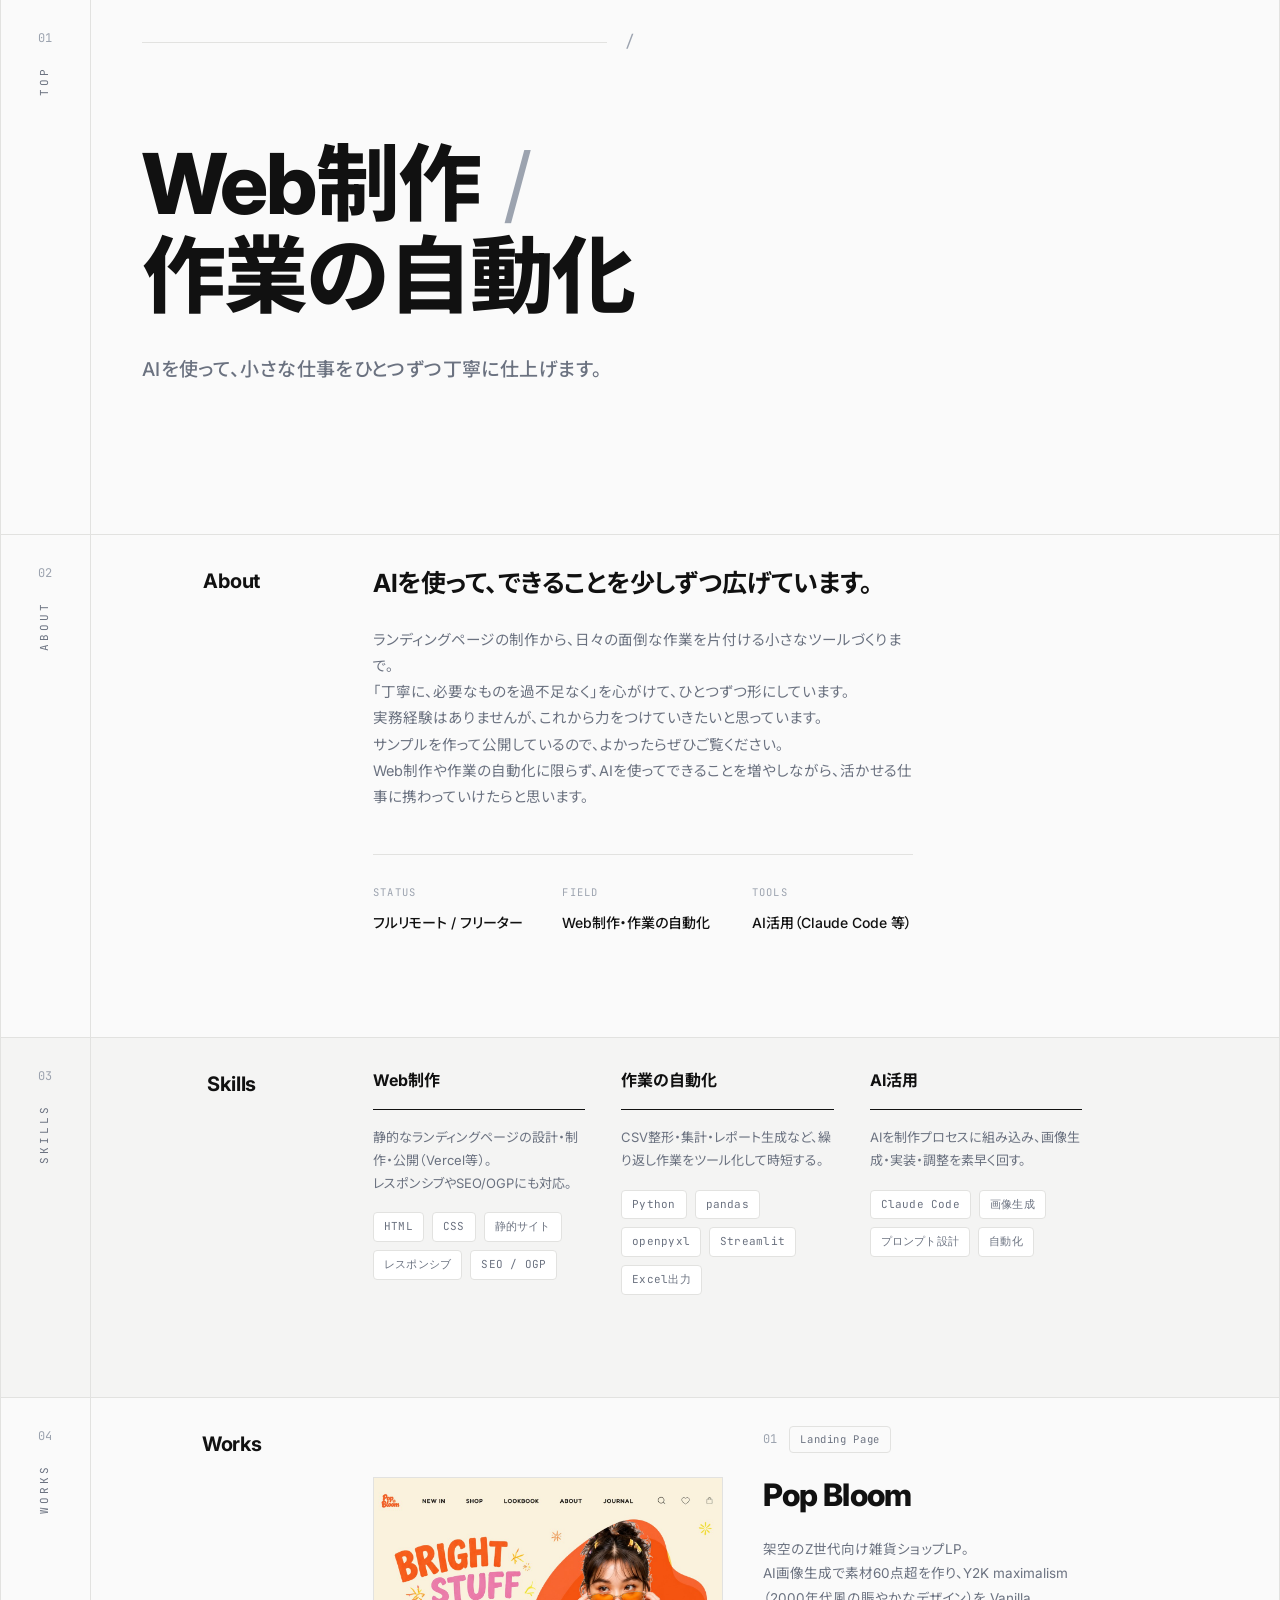
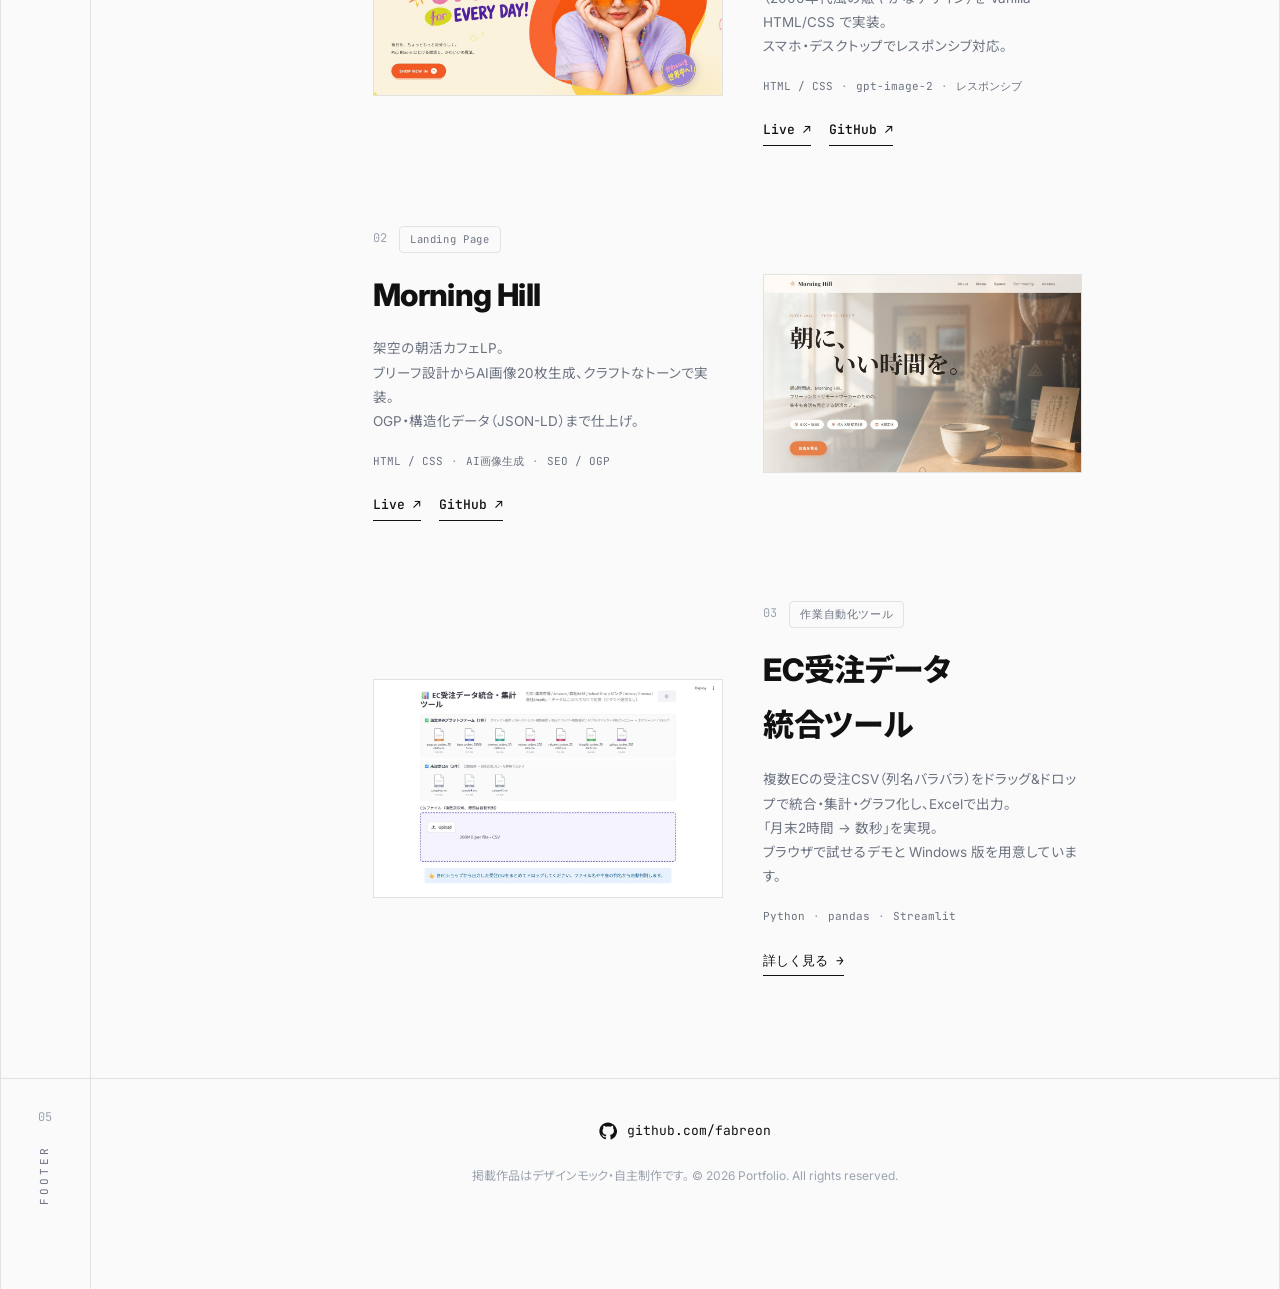
<file: index.html>
<!DOCTYPE html>
<html lang="ja">
<head>
  <meta charset="UTF-8" />
  <meta name="viewport" content="width=device-width, initial-scale=1.0" />
  <title>Web制作 / 作業の自動化 — Portfolio</title>
  <meta name="description" content="AIを使って、小さな仕事を丁寧に。Web制作（ランディングページ）と、作業を自動化するツールの制作実績をまとめたポートフォリオ。" />
  <meta name="theme-color" content="#FAFAFA" />

  <!-- Favicon -->
  <link rel="icon" type="image/svg+xml" href="favicon.svg" />

  <!-- Open Graph -->
  <meta property="og:type" content="website" />
  <meta property="og:title" content="Web制作 / 作業の自動化 — Portfolio" />
  <meta property="og:description" content="AIを使って、小さな仕事を丁寧に。Web制作と作業の自動化の制作実績。" />
  <meta property="og:image" content="images/ogp.png" />
  <meta property="og:image:width" content="1200" />
  <meta property="og:image:height" content="630" />
  <meta property="og:locale" content="ja_JP" />

  <!-- Twitter Card -->
  <meta name="twitter:card" content="summary_large_image" />
  <meta name="twitter:title" content="Web制作 / 作業の自動化 — Portfolio" />
  <meta name="twitter:description" content="AIを使って、小さな仕事を丁寧に。Web制作と作業の自動化の制作実績。" />
  <meta name="twitter:image" content="images/ogp.png" />

  <link rel="preconnect" href="https://fonts.googleapis.com">
  <link rel="preconnect" href="https://fonts.gstatic.com" crossorigin>
  <link href="https://fonts.googleapis.com/css2?family=Inter:wght@400;500;600;700;800&family=JetBrains+Mono:wght@400;500;700&family=Noto+Sans+JP:wght@400;500;700&display=swap" rel="stylesheet">

  <link rel="stylesheet" href="style.css" />
</head>
<body>

  <div class="frame">

    <!-- ============ 01 / HERO ============ -->
    <header class="block" id="top">
      <div class="block__rail">
        <span class="rail__num">01</span>
        <span class="rail__name">TOP</span>
      </div>
      <div class="block__main">
        <div class="topline">
          <span class="topline__rule"></span>
          <span class="topline__slash">/</span>
        </div>
        <div class="hero">
          <h1 class="hero__title">
            <span class="hero__l1">Web制作 <span class="hero__slash">/</span></span>
            <span class="hero__l2">作業の自動化</span>
          </h1>
          <p class="hero__sub">AIを使って、小さな仕事をひとつずつ丁寧に仕上げます。</p>
        </div>
      </div>
    </header>

    <!-- ============ 02 / ABOUT ============ -->
    <section class="block" id="about">
      <div class="block__rail">
        <span class="rail__num">02</span>
        <span class="rail__name">ABOUT</span>
      </div>
      <div class="block__main">
        <h2 class="block__heading">About</h2>
        <div class="block__content">
          <!-- About本文: ユーザーの方向性（AIで色々やってみたい / Web・自動化はとっかかり / 携わりたい意欲）を反映した第1稿。要推敲。 -->
          <p class="about__lead">AIを使って、できることを<br class="br-mobile" />少しずつ広げています。</p>
          <p class="about__text">
            ランディングページの制作から、日々の面倒な作業を片付ける小さなツールづくりまで。<br>
            「丁寧に、必要なものを過不足なく」を心がけて、ひとつずつ形にしています。<br>
            実務経験はありませんが、これから力をつけていきたいと思っています。<br>
            サンプルを作って公開しているので、よかったらぜひご覧ください。<br>
            Web制作や作業の自動化に限らず、AIを使ってできることを増やしながら、活かせる仕事に携わっていけたらと思います。
          </p>
          <dl class="about__meta">
            <div><dt>STATUS</dt><dd>フルリモート / フリーター</dd></div>
            <div><dt>FIELD</dt><dd>Web制作・作業の自動化</dd></div>
            <div><dt>TOOLS</dt><dd>AI活用（Claude Code 等）</dd></div>
          </dl>
        </div>
      </div>
    </section>

    <!-- ============ 03 / SKILLS ============ -->
    <section class="block block--alt" id="skills">
      <div class="block__rail">
        <span class="rail__num">03</span>
        <span class="rail__name">SKILLS</span>
      </div>
      <div class="block__main">
        <h2 class="block__heading">Skills</h2>
        <div class="block__content">
        <div class="skills">
          <div class="skill">
            <h3 class="skill__title">Web制作</h3>
            <p class="skill__desc">静的なランディングページの設計・制作・公開（Vercel等）。<br>レスポンシブやSEO/OGPにも対応。</p>
            <ul class="tags">
              <li>HTML</li><li>CSS</li><li>静的サイト</li><li>レスポンシブ</li><li>SEO / OGP</li>
            </ul>
          </div>
          <div class="skill">
            <h3 class="skill__title">作業の自動化</h3>
            <p class="skill__desc">CSV整形・集計・レポート生成など、繰り返し作業をツール化して時短する。</p>
            <ul class="tags">
              <li>Python</li><li>pandas</li><li>openpyxl</li><li>Streamlit</li><li>Excel出力</li>
            </ul>
          </div>
          <div class="skill">
            <h3 class="skill__title">AI活用</h3>
            <p class="skill__desc">AIを制作プロセスに組み込み、画像生成・実装・調整を素早く回す。</p>
            <ul class="tags">
              <li>Claude Code</li><li>画像生成</li><li>プロンプト設計</li><li>自動化</li>
            </ul>
          </div>
        </div>
        </div>
      </div>
    </section>

    <!-- ============ 04 / WORKS ============ -->
    <section class="block" id="works">
      <div class="block__rail">
        <span class="rail__num">04</span>
        <span class="rail__name">WORKS</span>
      </div>
      <div class="block__main">
        <h2 class="block__heading">Works</h2>
        <div class="block__content">
        <ul class="works">

          <!-- Work 1: Pop Bloom -->
          <li class="work">
            <a class="work__thumb" href="https://pop-bloom-2.vercel.app" target="_blank" rel="noopener noreferrer">
              <img src="images/work-pop-bloom.jpg" alt="Pop Bloom LP のヒーローセクション" loading="lazy" />
            </a>
            <div class="work__info">
              <div class="work__meta">
                <span class="work__num">01</span>
                <span class="work__cat">Landing Page</span>
              </div>
              <h3 class="work__title">Pop Bloom</h3>
              <p class="work__desc">
                架空のZ世代向け雑貨ショップLP。<br>
                AI画像生成で素材60点超を作り、Y2K maximalism（2000年代風の賑やかなデザイン）を Vanilla HTML/CSS で実装。<br>
                スマホ・デスクトップでレスポンシブ対応。
              </p>
              <ul class="work__tags">
                <li>HTML / CSS</li><li>gpt-image-2</li><li>レスポンシブ</li>
              </ul>
              <div class="work__links">
                <a href="https://pop-bloom-2.vercel.app" target="_blank" rel="noopener noreferrer">Live ↗</a>
                <a href="https://github.com/fabreon/pop-bloom-lp" target="_blank" rel="noopener noreferrer">GitHub ↗</a>
              </div>
            </div>
          </li>

          <!-- Work 2: Morning Hill -->
          <li class="work">
            <a class="work__thumb" href="https://morning-hill-lp.vercel.app" target="_blank" rel="noopener noreferrer">
              <img src="images/work-morning-hill.jpg" alt="Morning Hill LP のヒーローセクション" loading="lazy" />
            </a>
            <div class="work__info">
              <div class="work__meta">
                <span class="work__num">02</span>
                <span class="work__cat">Landing Page</span>
              </div>
              <h3 class="work__title">Morning Hill</h3>
              <p class="work__desc">
                架空の朝活カフェLP。<br>
                ブリーフ設計からAI画像20枚生成、クラフトなトーンで実装。<br>
                OGP・構造化データ（JSON-LD）まで仕上げ。
              </p>
              <ul class="work__tags">
                <li>HTML / CSS</li><li>AI画像生成</li><li>SEO / OGP</li>
              </ul>
              <div class="work__links">
                <a href="https://morning-hill-lp.vercel.app" target="_blank" rel="noopener noreferrer">Live ↗</a>
                <a href="https://github.com/fabreon/morning-hill-lp" target="_blank" rel="noopener noreferrer">GitHub ↗</a>
              </div>
            </div>
          </li>

          <!-- Work 3: EC受注データ統合ツール（詳細ページあり） -->
          <li class="work">
            <a class="work__thumb" href="works/excel.html">
              <img src="images/work-excel.jpg" alt="EC受注データ統合ツールの操作画面" loading="lazy" />
            </a>
            <div class="work__info">
              <div class="work__meta">
                <span class="work__num">03</span>
                <span class="work__cat">作業自動化ツール</span>
              </div>
              <h3 class="work__title">EC受注データ<wbr>統合ツール</h3>
              <p class="work__desc">
                複数ECの受注CSV（列名バラバラ）をドラッグ&ドロップで統合・集計・グラフ化し、Excelで出力。<br>
                「月末2時間 → 数秒」を実現。<br>
                ブラウザで試せるデモと Windows 版を用意しています。
              </p>
              <ul class="work__tags">
                <li>Python</li><li>pandas</li><li>Streamlit</li>
              </ul>
              <div class="work__links">
                <a href="works/excel.html">詳しく見る →</a>
              </div>
            </div>
          </li>

        </ul>
        </div>
      </div>
    </section>

    <!-- ============ 05 / FOOTER ============ -->
    <footer class="block block--footer" id="footer">
      <div class="block__rail">
        <span class="rail__num">05</span>
        <span class="rail__name">FOOTER</span>
      </div>
      <div class="block__main">
        <a class="footer__github" href="https://github.com/fabreon" target="_blank" rel="noopener noreferrer">
          <svg width="18" height="18" viewBox="0 0 24 24" fill="currentColor" aria-hidden="true">
            <path d="M12 .5C5.7.5.5 5.7.5 12c0 5.1 3.3 9.4 7.9 10.9.6.1.8-.3.8-.6v-2c-3.2.7-3.9-1.4-3.9-1.4-.5-1.3-1.3-1.7-1.3-1.7-1.1-.7.1-.7.1-.7 1.2.1 1.8 1.2 1.8 1.2 1 1.8 2.7 1.3 3.4 1 .1-.8.4-1.3.7-1.6-2.6-.3-5.3-1.3-5.3-5.8 0-1.3.5-2.3 1.2-3.1-.1-.3-.5-1.5.1-3.1 0 0 1-.3 3.3 1.2 1-.3 2-.4 3-.4s2 .1 3 .4c2.3-1.5 3.3-1.2 3.3-1.2.6 1.6.2 2.8.1 3.1.8.8 1.2 1.8 1.2 3.1 0 4.5-2.7 5.5-5.3 5.8.4.4.8 1.1.8 2.2v3.3c0 .3.2.7.8.6 4.6-1.5 7.9-5.8 7.9-10.9C23.5 5.7 18.3.5 12 .5z"/>
          </svg>
          <span>github.com/fabreon</span>
        </a>
        <p class="footer__note">
          掲載作品はデザインモック・自主制作です。<br class="br-mobile" />
          © 2026 Portfolio. All rights reserved.
        </p>
      </div>
    </footer>

  </div>

</body>
</html>
</file>
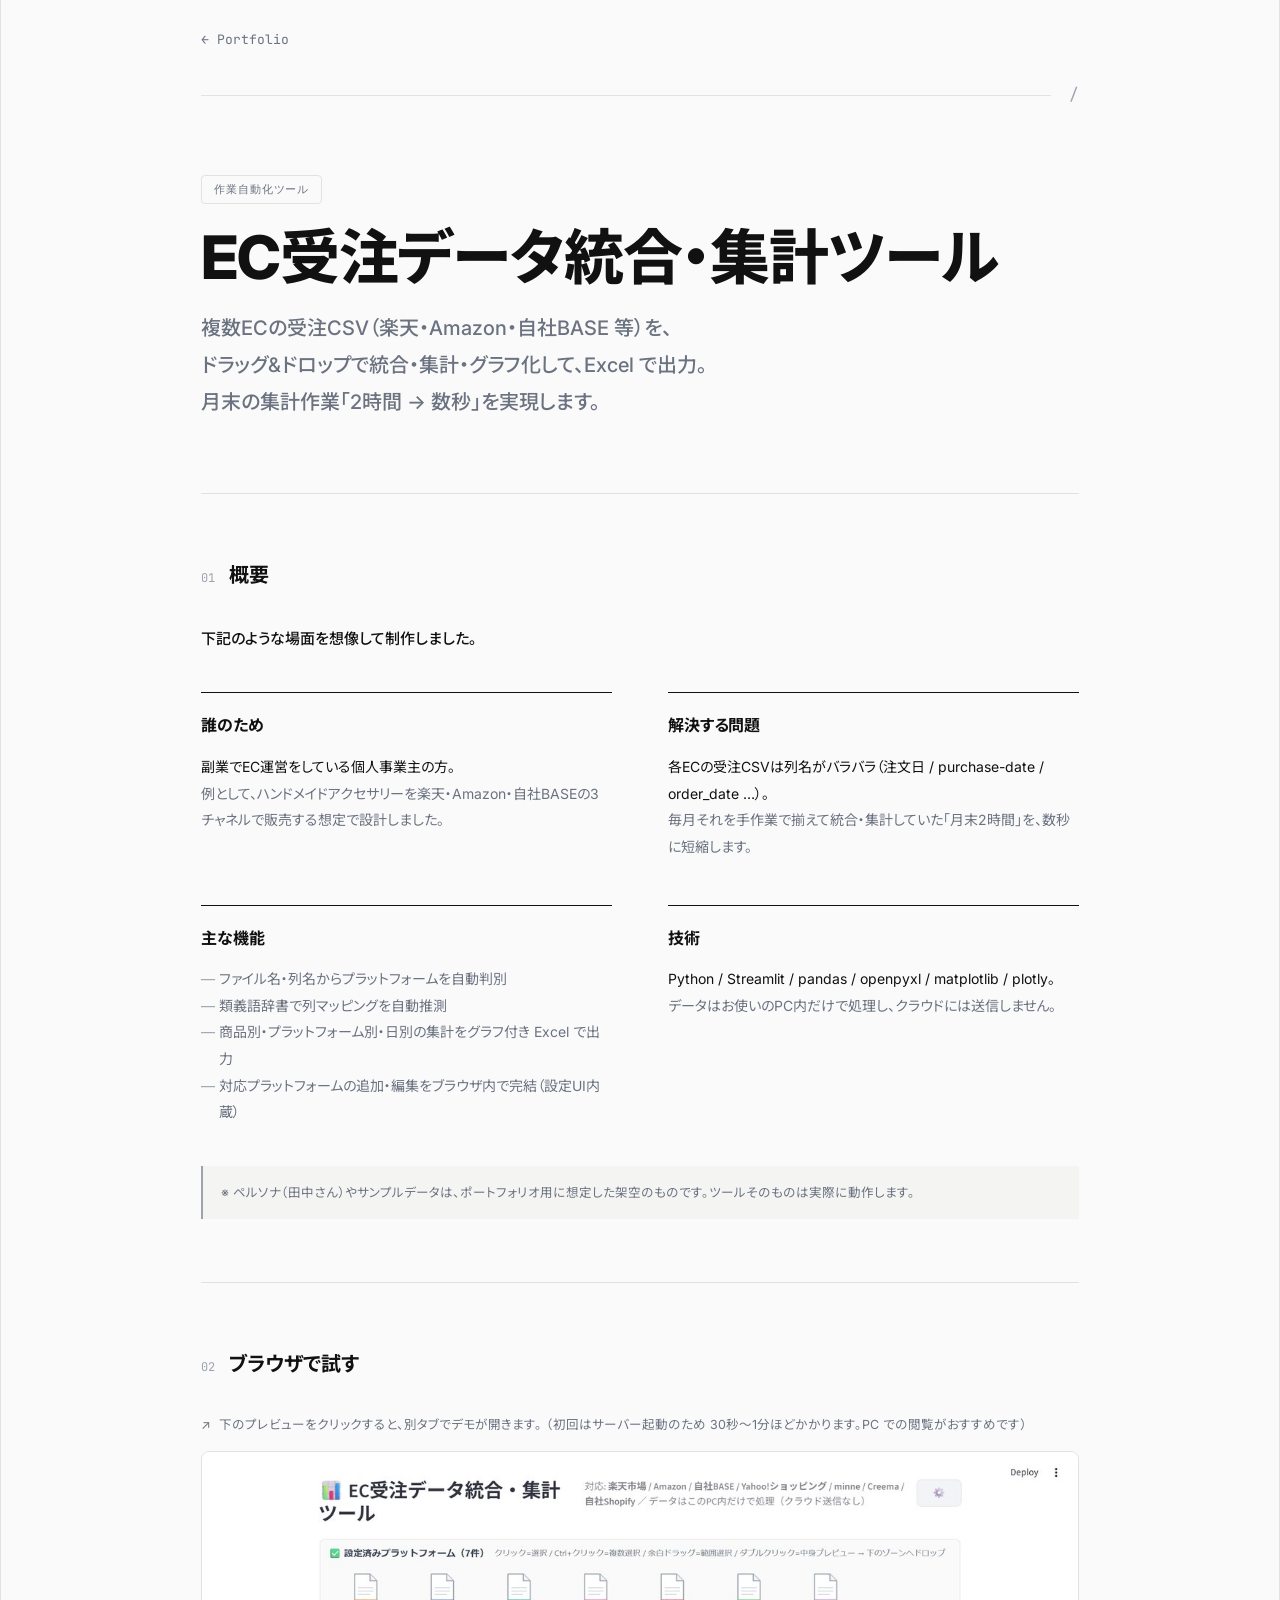
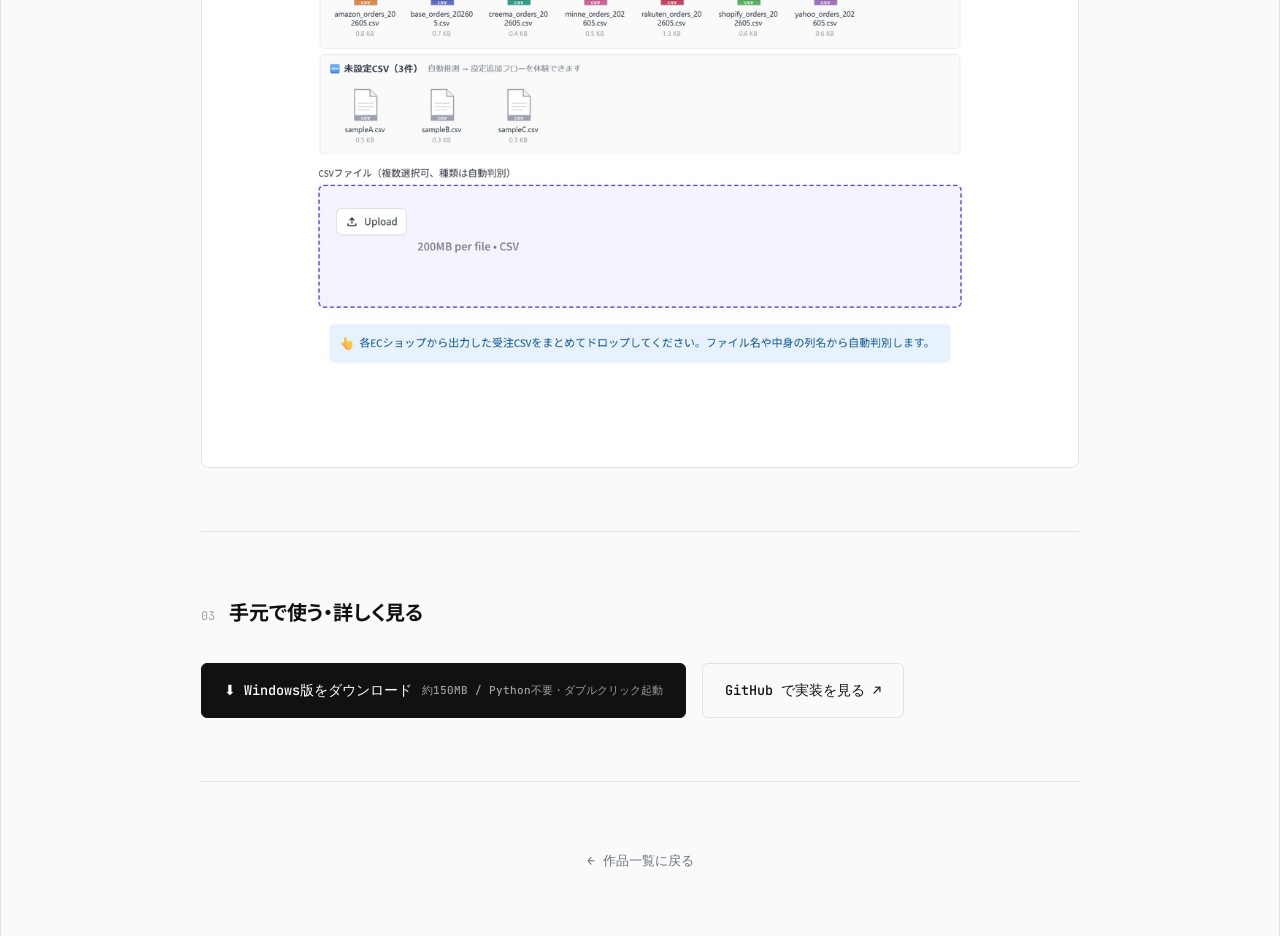
<file: works/excel.html>
<!DOCTYPE html>
<html lang="ja">
<head>
  <meta charset="UTF-8" />
  <meta name="viewport" content="width=device-width, initial-scale=1.0" />
  <title>EC受注データ統合・集計ツール — Works</title>
  <meta name="description" content="複数ECの受注CSV（楽天・Amazon・自社BASE等）をドラッグ&ドロップで統合・集計・グラフ化し、Excelで出力する、作業を自動化するツール。月末の集計2時間を数秒に。" />
  <meta name="theme-color" content="#FAFAFA" />

  <!-- Favicon -->
  <link rel="icon" type="image/svg+xml" href="../favicon.svg" />

  <!-- Open Graph -->
  <meta property="og:type" content="website" />
  <meta property="og:title" content="EC受注データ統合・集計ツール" />
  <meta property="og:description" content="複数ECの受注CSVをドラッグ&ドロップで統合・集計・グラフ化し、Excelで出力。月末2時間→数秒。" />
  <meta property="og:image" content="../images/work-excel.jpg" />
  <meta property="og:locale" content="ja_JP" />

  <!-- Twitter Card -->
  <meta name="twitter:card" content="summary_large_image" />
  <meta name="twitter:title" content="EC受注データ統合・集計ツール" />
  <meta name="twitter:description" content="複数ECの受注CSVをドラッグ&ドロップで統合・集計・グラフ化し、Excelで出力。月末2時間→数秒。" />
  <meta name="twitter:image" content="../images/work-excel.jpg" />

  <link rel="preconnect" href="https://fonts.googleapis.com">
  <link rel="preconnect" href="https://fonts.gstatic.com" crossorigin>
  <link href="https://fonts.googleapis.com/css2?family=Inter:wght@400;500;600;700;800&family=JetBrains+Mono:wght@400;500;700&family=Noto+Sans+JP:wght@400;500;700&display=swap" rel="stylesheet">

  <link rel="stylesheet" href="../style.css" />
  <style>
    /* ===== 作品詳細ページ専用 ===== */
    .detail { max-width: 980px; margin: 0 auto; padding: 0 var(--pad); }
    .detail__back {
      display: inline-flex; align-items: center; gap: 8px;
      font-family: var(--font-mono); font-size: 13px; color: var(--ink-sub);
      padding: 28px 0 0; transition: gap .25s ease, color .2s ease;
    }
    .detail__back:hover { gap: 14px; color: var(--ink); }

    .detail__topline { display: flex; align-items: center; gap: 18px; margin: 28px 0 clamp(40px,7vh,80px); }
    .detail__topline .rule { flex: 1; height: 1px; background: var(--border); }
    .detail__topline .slash { font-family: var(--font-mono); color: var(--ink-faint); font-size: 16px; }

    .detail__cat {
      font-family: var(--font-mono); font-size: 11px; letter-spacing: .08em;
      color: var(--ink-sub); border: 1px solid var(--border);
      padding: 4px 12px; border-radius: 4px; display: inline-block; margin-bottom: 20px;
    }
    .detail__title {
      font-size: clamp(34px, 6vw, 60px); font-weight: 800;
      letter-spacing: -0.02em; line-height: 1.12; margin-bottom: 18px;
      word-break: keep-all; overflow-wrap: anywhere;
    }
    .detail__lead {
      font-size: clamp(16px, 2.2vw, 20px); color: var(--ink-sub);
      font-weight: 500; line-height: 1.85; margin-bottom: clamp(48px,8vh,80px);
      word-break: keep-all; overflow-wrap: anywhere;  /* 語の途中で割らない */
    }

    .overview-lead {
      font-size: 15px; color: var(--ink); font-weight: 500;
      line-height: 1.85; margin-bottom: 40px;
    }

    .detail__section { padding: clamp(40px,7vh,72px) 0; border-top: 1px solid var(--border); }
    .detail__head { display: flex; align-items: baseline; gap: 14px; margin-bottom: 32px; }
    .detail__num { font-family: var(--font-mono); font-size: 12px; color: var(--ink-faint); }
    .detail__label { font-size: 20px; font-weight: 700; letter-spacing: -.01em; }

    /* intro grid */
    .intro { display: grid; grid-template-columns: 1fr 1fr; gap: 44px 56px; }
    .intro__item { border-top: 1px solid var(--ink); padding-top: 18px; }
    .intro__item dt {
      font-family: var(--font-sans); font-size: 16px; font-weight: 700;
      color: var(--ink); margin-bottom: 14px; letter-spacing: -0.01em;
    }
    .intro__item dd { font-size: 14px; color: var(--ink); line-height: 1.9; }
    .intro__item dd .muted { color: var(--ink-sub); }

    /* 注記 */
    .detail__note {
      margin-top: 40px; padding: 15px 18px;
      border-left: 2px solid var(--ink-faint); background: var(--bg-alt);
      font-size: 12.5px; color: var(--ink-sub); line-height: 1.85;
    }
    .feature-list { list-style: none; padding: 0; }
    .feature-list li { font-size: 14px; color: var(--ink-sub); line-height: 1.9; padding-left: 18px; position: relative; }
    .feature-list li::before { content: "—"; position: absolute; left: 0; color: var(--ink-faint); }

    /* demo */
    .demo-note {
      font-size: 12.5px; color: var(--ink-sub); margin-bottom: 16px;
      display: flex; align-items: center; gap: 8px; line-height: 1.7;
    }

    /* プレビュー（クリックでモーダル起動） */
    .demo-launch {
      display: block; width: 100%; padding: 0; border: 1px solid var(--border);
      border-radius: 8px; overflow: hidden; cursor: pointer; background: var(--white);
      position: relative; line-height: 0;
    }
    .demo-launch img { width: 100%; display: block; }
    .demo-launch__overlay {
      position: absolute; inset: 0; display: flex; align-items: center; justify-content: center;
      background: rgba(17,17,17,0); transition: background .25s ease;
    }
    .demo-launch:hover .demo-launch__overlay { background: rgba(17,17,17,.32); }
    .demo-launch__play {
      font-family: var(--font-mono); font-size: 14px; font-weight: 600; line-height: 1;
      color: #fff; background: rgba(17,17,17,.88); padding: 13px 24px; border-radius: 6px;
      opacity: 0; transform: scale(.96); transition: transform .25s ease, opacity .2s ease;
    }
    .demo-launch:hover .demo-launch__play { opacity: 1; transform: scale(1); }

    /* actions */
    .actions { display: flex; flex-wrap: wrap; gap: 16px; }
    .btn {
      display: inline-flex; align-items: center; gap: 10px;
      font-family: var(--font-mono); font-size: 13.5px; font-weight: 500;
      padding: 14px 22px; border-radius: 6px; transition: all .2s ease;
    }
    .btn--primary { background: var(--ink); color: var(--white); border: 1px solid var(--ink); }
    .btn--primary:hover { opacity: .85; }
    .btn--ghost { background: transparent; color: var(--ink); border: 1px solid var(--border); }
    .btn--ghost:hover { border-color: var(--ink); }
    .btn__sub { font-size: 11px; color: var(--ink-faint); }
    .btn--primary .btn__sub { color: rgba(255,255,255,.6); }

    .detail__footer {
      border-top: 1px solid var(--border); padding: clamp(40px,7vh,64px) 0;
      text-align: center;
    }
    .detail__footer a {
      font-family: var(--font-mono); font-size: 13px; color: var(--ink-sub);
      border-bottom: 1px solid transparent; padding-bottom: 3px; transition: border-color .2s;
    }
    .detail__footer a:hover { border-bottom-color: var(--ink); }

    @media (max-width: 720px) {
      .intro { grid-template-columns: 1fr; gap: 28px; }
      .demo-frame { height: 680px; }
    }
  </style>
</head>
<body>

  <div class="frame">
    <div class="detail">

      <a class="detail__back" href="../index.html#works"><span aria-hidden="true">←</span> Portfolio</a>

      <div class="detail__topline">
        <span class="rule"></span>
        <span class="slash">/</span>
      </div>

      <!-- ===== ヘッダー ===== -->
      <header>
        <span class="detail__cat">作業自動化ツール</span>
        <h1 class="detail__title">EC受注データ<wbr>統合・集計ツール</h1>
        <p class="detail__lead">
          複数ECの受注CSV（楽天・Amazon・自社BASE 等）を、<br>
          ドラッグ&ドロップで統合・集計・グラフ化して、Excel で出力。<br>
          月末の集計作業「2時間 → 数秒」を実現します。
        </p>
      </header>

      <!-- ===== 01 概要 ===== -->
      <section class="detail__section">
        <div class="detail__head">
          <span class="detail__num">01</span>
          <h2 class="detail__label">概要</h2>
        </div>
        <p class="overview-lead">下記のような場面を想像して制作しました。</p>
        <dl class="intro">
          <div class="intro__item">
            <dt>誰のため</dt>
            <dd>
              副業でEC運営をしている個人事業主の方。<br>
              <span class="muted">例として、ハンドメイドアクセサリーを楽天・Amazon・自社BASEの3チャネルで販売する想定で設計しました。</span>
            </dd>
          </div>
          <div class="intro__item">
            <dt>解決する問題</dt>
            <dd>
              各ECの受注CSVは列名がバラバラ（注文日 / purchase-date / order_date …）。<br>
              <span class="muted">毎月それを手作業で揃えて統合・集計していた「月末2時間」を、数秒に短縮します。</span>
            </dd>
          </div>
          <div class="intro__item">
            <dt>主な機能</dt>
            <dd>
              <ul class="feature-list">
                <li>ファイル名・列名からプラットフォームを自動判別</li>
                <li>類義語辞書で列マッピングを自動推測</li>
                <li>商品別・プラットフォーム別・日別の集計をグラフ付き Excel で出力</li>
                <li>対応プラットフォームの追加・編集をブラウザ内で完結（設定UI内蔵）</li>
              </ul>
            </dd>
          </div>
          <div class="intro__item">
            <dt>技術</dt>
            <dd>
              Python / Streamlit / pandas / openpyxl / matplotlib / plotly。<br>
              <span class="muted">データはお使いのPC内だけで処理し、クラウドには送信しません。</span>
            </dd>
          </div>
        </dl>
        <p class="detail__note">
          ※ ペルソナ（田中さん）やサンプルデータは、ポートフォリオ用に想定した架空のものです。ツールそのものは実際に動作します。
        </p>
      </section>

      <!-- ===== 02 デモ ===== -->
      <section class="detail__section">
        <div class="detail__head">
          <span class="detail__num">02</span>
          <h2 class="detail__label">ブラウザで試す</h2>
        </div>
        <p class="demo-note">
          <span aria-hidden="true">↗</span>
          下のプレビューをクリックすると、別タブでデモが開きます。<br class="br-mobile" />
          （初回はサーバー起動のため 30秒〜1分ほどかかります。PC での閲覧がおすすめです）
        </p>
        <a class="demo-launch" href="https://excel-automation-zzudypozffdci5bbzt2d7y.streamlit.app/" target="_blank" rel="noopener noreferrer">
          <img src="../images/work-excel.jpg" alt="EC受注データ統合ツールの操作画面プレビュー" loading="lazy" />
          <span class="demo-launch__overlay"><span class="demo-launch__play">▶ デモを開く ↗</span></span>
        </a>
      </section>

      <!-- ===== 03 ダウンロード / 詳しく ===== -->
      <section class="detail__section">
        <div class="detail__head">
          <span class="detail__num">03</span>
          <h2 class="detail__label">手元で使う・詳しく見る</h2>
        </div>
        <div class="actions">
          <a class="btn btn--primary" href="https://github.com/fabreon/excel-automation/releases/download/v1.0-windows/EC-Order-Integration-Tool_v1.0_windows.zip">
            <span>⬇ Windows版をダウンロード</span>
            <span class="btn__sub">約150MB / Python不要・ダブルクリック起動</span>
          </a>
          <a class="btn btn--ghost" href="https://github.com/fabreon/excel-automation" target="_blank" rel="noopener noreferrer">
            GitHub で実装を見る ↗
          </a>
        </div>
      </section>

      <div class="detail__footer">
        <a href="../index.html#works"><span aria-hidden="true">←</span> 作品一覧に戻る</a>
      </div>

    </div>
  </div>

</body>
</html>
</file>
<file: style.css>
/* ============================================================
   Portfolio v3 — Minimal Tech / Monochrome
   左ラベル縦書き + 縦罫線 + 上部スラッシュ装飾（モック v3-03 準拠）
   ============================================================ */

:root {
  --bg: #FAFAFA;
  --bg-alt: #F4F4F3;
  --ink: #111111;
  --ink-sub: #6B7280;
  --ink-faint: #9CA3AF;
  --border: #E2E2E0;
  --white: #FFFFFF;

  --font-sans: 'Inter', 'Noto Sans JP', -apple-system, BlinkMacSystemFont, 'Segoe UI', sans-serif;
  --font-mono: 'JetBrains Mono', ui-monospace, 'SFMono-Regular', Menlo, monospace;

  --frame: 1680px;      /* フレーム・縦罫線はほぼ全幅 */
  --rail-w: clamp(80px, 7vw, 130px);  /* 左ラベル列の幅 */
  --pad: clamp(28px, 4vw, 64px);      /* 本文の左パディング */
  --content: 760px;     /* 本文（右カラム）の最大幅 */
  --head-w: 180px;      /* セクション見出し（左カラム）の幅 */
}

* { box-sizing: border-box; margin: 0; padding: 0; }

html {
  scroll-behavior: smooth;
  -webkit-text-size-adjust: 100%;
}

body {
  font-family: var(--font-sans);
  color: var(--ink);
  background: var(--bg);
  line-height: 1.8;
  font-feature-settings: "palt";
  line-break: strict;
  -webkit-font-smoothing: antialiased;
}

img { max-width: 100%; height: auto; display: block; }
a { color: inherit; text-decoration: none; }

/* a11y: キーボードフォーカスの可視化 */
a:focus-visible, button:focus-visible {
  outline: 2px solid var(--ink);
  outline-offset: 3px;
  border-radius: 2px;
}

/* a11y: 動きを抑えたいユーザーへの配慮 */
@media (prefers-reduced-motion: reduce) {
  *, *::before, *::after { animation: none !important; transition: none !important; }
}

.br-mobile { display: none; }

/* ============ FRAME（外枠：左右に縦罫線） ============ */
.frame {
  max-width: var(--frame);
  margin: 0 auto;
  border-left: 1px solid var(--border);
  border-right: 1px solid var(--border);
}

/* ============ BLOCK（各セクション = 左ラベル + 本文） ============ */
.block {
  display: grid;
  grid-template-columns: var(--rail-w) 1fr;
}
.block:not(:last-child) { border-bottom: 1px solid var(--border); }
.block--alt { background: var(--bg-alt); }

/* --- 左ラベル列（縦罫線 + 番号 + 縦書き名） --- */
.block__rail {
  border-right: 1px solid var(--border);
  padding: 28px 0;
  display: flex;
  flex-direction: column;
  align-items: center;
  gap: 16px;
}
.rail__num {
  font-family: var(--font-mono);
  font-size: 12px;
  color: var(--ink-faint);
  letter-spacing: 0.05em;
}
.rail__name {
  font-family: var(--font-mono);
  font-size: 11px;
  letter-spacing: 0.28em;
  color: var(--ink-sub);
  writing-mode: vertical-rl;
  text-orientation: mixed;
  transform: rotate(180deg);   /* 下から上に読む向き */
}

/* --- 本文（フレームは全幅のまま、中身は落ち着いた幅で左寄せ） --- */
.block__main {
  padding: 28px var(--pad) clamp(56px, 8vw, 104px);
  min-width: 0;
  max-width: calc(var(--content) + var(--head-w) + var(--pad) * 2);
  justify-self: start;
}

/* セクションは「左に見出し / 右に本文」の2カラム */
.block__main:has(.block__content) {
  display: grid;
  grid-template-columns: var(--head-w) 1fr;
  gap: clamp(24px, 4vw, 56px);
  align-items: start;
}

/* セクション見出し（About / Skills / Works）= 左余白カラムの中央付近 */
.block__heading {
  font-size: 20px;
  font-weight: 700;
  letter-spacing: -0.01em;
  text-align: center;
  color: var(--ink);
}
/* 単独（Heroなど2カラムでない）見出し用の下マージン */
.block__main:not(:has(.block__content)) .block__heading { margin-bottom: 36px; }

/* ============ 上部の横罫線 + 右端スラッシュ ============ */
.topline {
  display: flex;
  align-items: center;
  gap: 18px;
  margin-bottom: clamp(48px, 9vh, 110px);
}
.topline__rule {
  flex: 1;
  height: 1px;
  background: var(--border);
}
.topline__slash {
  font-family: var(--font-mono);
  font-size: 16px;
  color: var(--ink-faint);
}

/* ============ HERO ============ */
.hero { padding-bottom: clamp(20px, 5vh, 60px); }
.hero__title {
  font-family: var(--font-sans);
  font-weight: 800;
  font-size: clamp(44px, 7.4vw, 84px);
  line-height: 1.1;
  letter-spacing: -0.02em;
}
.hero__l1, .hero__l2 { display: block; }
.hero__slash { color: var(--ink-faint); font-weight: 400; margin-left: 0.1em; }
.hero__sub {
  margin-top: 30px;
  font-size: clamp(15px, 2vw, 19px);
  color: var(--ink-sub);
  font-weight: 500;
  letter-spacing: 0.02em;
}

/* ============ ABOUT ============ */
.about__lead {
  font-size: clamp(19px, 2.6vw, 25px);
  font-weight: 700;
  line-height: 1.6;
  letter-spacing: -0.01em;
  margin-bottom: 24px;
}
.about__text {
  font-size: 14.5px;
  color: var(--ink-sub);
  max-width: 60ch;
  margin-bottom: 44px;
}
.about__meta {
  display: grid;
  grid-template-columns: repeat(3, 1fr);
  gap: 28px;
  border-top: 1px solid var(--border);
  padding-top: 28px;
  max-width: 680px;
}
.about__meta dt {
  font-family: var(--font-mono);
  font-size: 10.5px;
  letter-spacing: 0.12em;
  color: var(--ink-faint);
  margin-bottom: 8px;
}
.about__meta dd { font-size: 14px; font-weight: 500; }

/* ============ SKILLS ============ */
.skills {
  display: grid;
  grid-template-columns: repeat(3, 1fr);
  gap: 36px;
}
.skill__title {
  font-size: 16px;
  font-weight: 700;
  padding-bottom: 14px;
  margin-bottom: 16px;
  border-bottom: 1px solid var(--ink);
}
.skill__desc {
  font-size: 13px;
  color: var(--ink-sub);
  line-height: 1.75;
  margin-bottom: 18px;
}
.tags {
  list-style: none;
  display: flex;
  flex-wrap: wrap;
  gap: 8px;
}
.tags li {
  font-family: var(--font-mono);
  font-size: 11px;
  color: var(--ink-sub);
  border: 1px solid var(--border);
  background: var(--white);
  padding: 4px 10px;
  border-radius: 4px;
  letter-spacing: 0.02em;
}

/* ============ WORKS ============ */
.works {
  list-style: none;
  display: flex;
  flex-direction: column;
  gap: clamp(48px, 7vw, 80px);
}
.work {
  display: grid;
  grid-template-columns: 1.1fr 1fr;
  gap: 40px;
  align-items: center;
}
.work__thumb {
  display: block;
  border: 1px solid var(--border);
  background: var(--white);
  overflow: hidden;
  aspect-ratio: 16 / 10;
}
.work__thumb img {
  width: 100%;
  height: 100%;
  object-fit: cover;
  object-position: top center;
  transition: transform 0.5s cubic-bezier(0.2, 0.6, 0.2, 1);
}
.work__thumb:hover img { transform: scale(1.04); }

.work__meta {
  display: flex;
  align-items: center;
  gap: 12px;
  margin-bottom: 14px;
}
.work__num {
  font-family: var(--font-mono);
  font-size: 12px;
  color: var(--ink-faint);
}
.work__cat {
  font-family: var(--font-mono);
  font-size: 10.5px;
  letter-spacing: 0.06em;
  color: var(--ink-sub);
  border: 1px solid var(--border);
  padding: 3px 10px;
  border-radius: 4px;
}
.work__title {
  font-size: clamp(23px, 3.2vw, 31px);
  font-weight: 800;
  letter-spacing: -0.02em;
  margin-bottom: 14px;
  word-break: keep-all;        /* 熟語を途中で割らない */
  overflow-wrap: anywhere;     /* 入りきらない時の保険 */
}
.work__desc {
  font-size: 13.5px;
  color: var(--ink-sub);
  line-height: 1.8;
  margin-bottom: 18px;
}
.work__tags {
  list-style: none;
  display: flex;
  flex-wrap: wrap;
  gap: 8px;
  margin-bottom: 22px;
}
.work__tags li {
  font-family: var(--font-mono);
  font-size: 11px;
  color: var(--ink-sub);
}
.work__tags li:not(:last-child)::after {
  content: "·";
  margin-left: 8px;
  color: var(--ink-faint);
}
.work__links { display: flex; gap: 18px; }
.work__links a {
  font-family: var(--font-mono);
  font-size: 13px;
  font-weight: 500;
  padding-bottom: 3px;
  border-bottom: 1px solid var(--ink);
  transition: opacity 0.2s ease;
}
.work__links a:hover { opacity: 0.55; }

/* 偶数番目は画像を右に（ジグザグ） */
.work:nth-child(even) .work__thumb { order: 2; }

/* ============ FOOTER ============ */
.block--footer .block__main {
  padding-top: 40px;
  display: flex;
  flex-direction: column;
  gap: 18px;
  justify-self: center;   /* フッターは中央寄せ */
  align-items: center;
  text-align: center;
}
.footer__github {
  display: inline-flex;
  align-items: center;
  gap: 10px;
  font-family: var(--font-mono);
  font-size: 13px;
  width: fit-content;
  padding-bottom: 4px;
  border-bottom: 1px solid transparent;
  transition: border-color 0.2s ease;
}
.footer__github:hover { border-bottom-color: var(--ink); }
.footer__note {
  font-size: 12px;
  color: var(--ink-faint);
  line-height: 1.7;
}

/* ============ RESPONSIVE ============ */
@media (max-width: 900px) {
  .work { grid-template-columns: 1fr; gap: 20px; }
  .work:nth-child(even) .work__thumb { order: 0; }
}

/* 中画面: 左見出しカラムを少し狭める */
@media (max-width: 1000px) {
  :root { --head-w: 140px; }
}

/* タブレット以下: 見出しを上に積んで左寄せ（1カラム化） */
@media (max-width: 760px) {
  .block__main:has(.block__content) {
    display: block;
  }
  .block__heading {
    text-align: left;
    margin-bottom: 28px;
  }
}

@media (max-width: 640px) {
  :root { --rail-w: 44px; }
  .br-mobile { display: inline; }
  .block__rail { padding: 20px 0; gap: 12px; }
  .rail__num { font-size: 10px; }
  .rail__name { font-size: 9.5px; letter-spacing: 0.2em; }
  .block__main { padding: 20px 20px 64px; }
  .skills { grid-template-columns: 1fr; gap: 28px; }
  .about__meta { grid-template-columns: 1fr; gap: 18px; }
  .topline { margin-bottom: 48px; }
}

@media (max-width: 400px) {
  :root { --rail-w: 38px; }
  .block__main { padding: 18px 16px 56px; }
}
</file>
